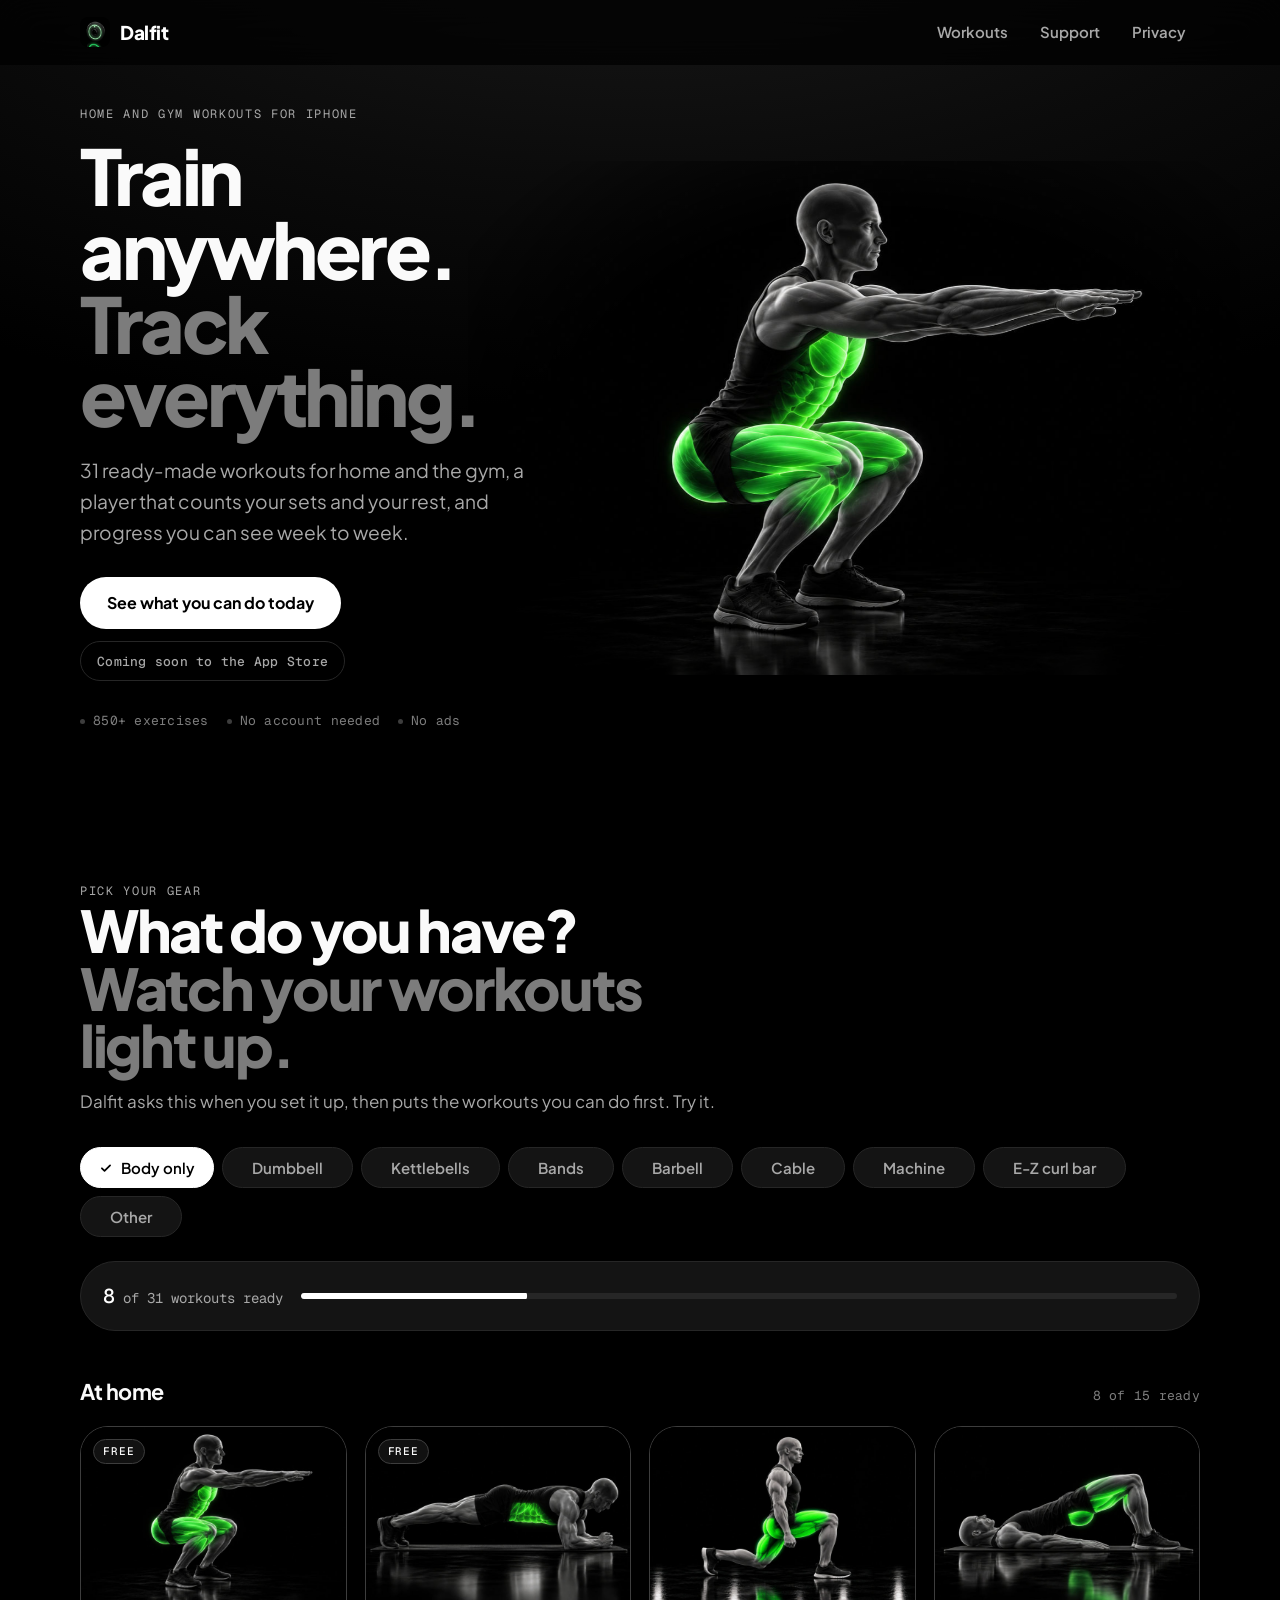
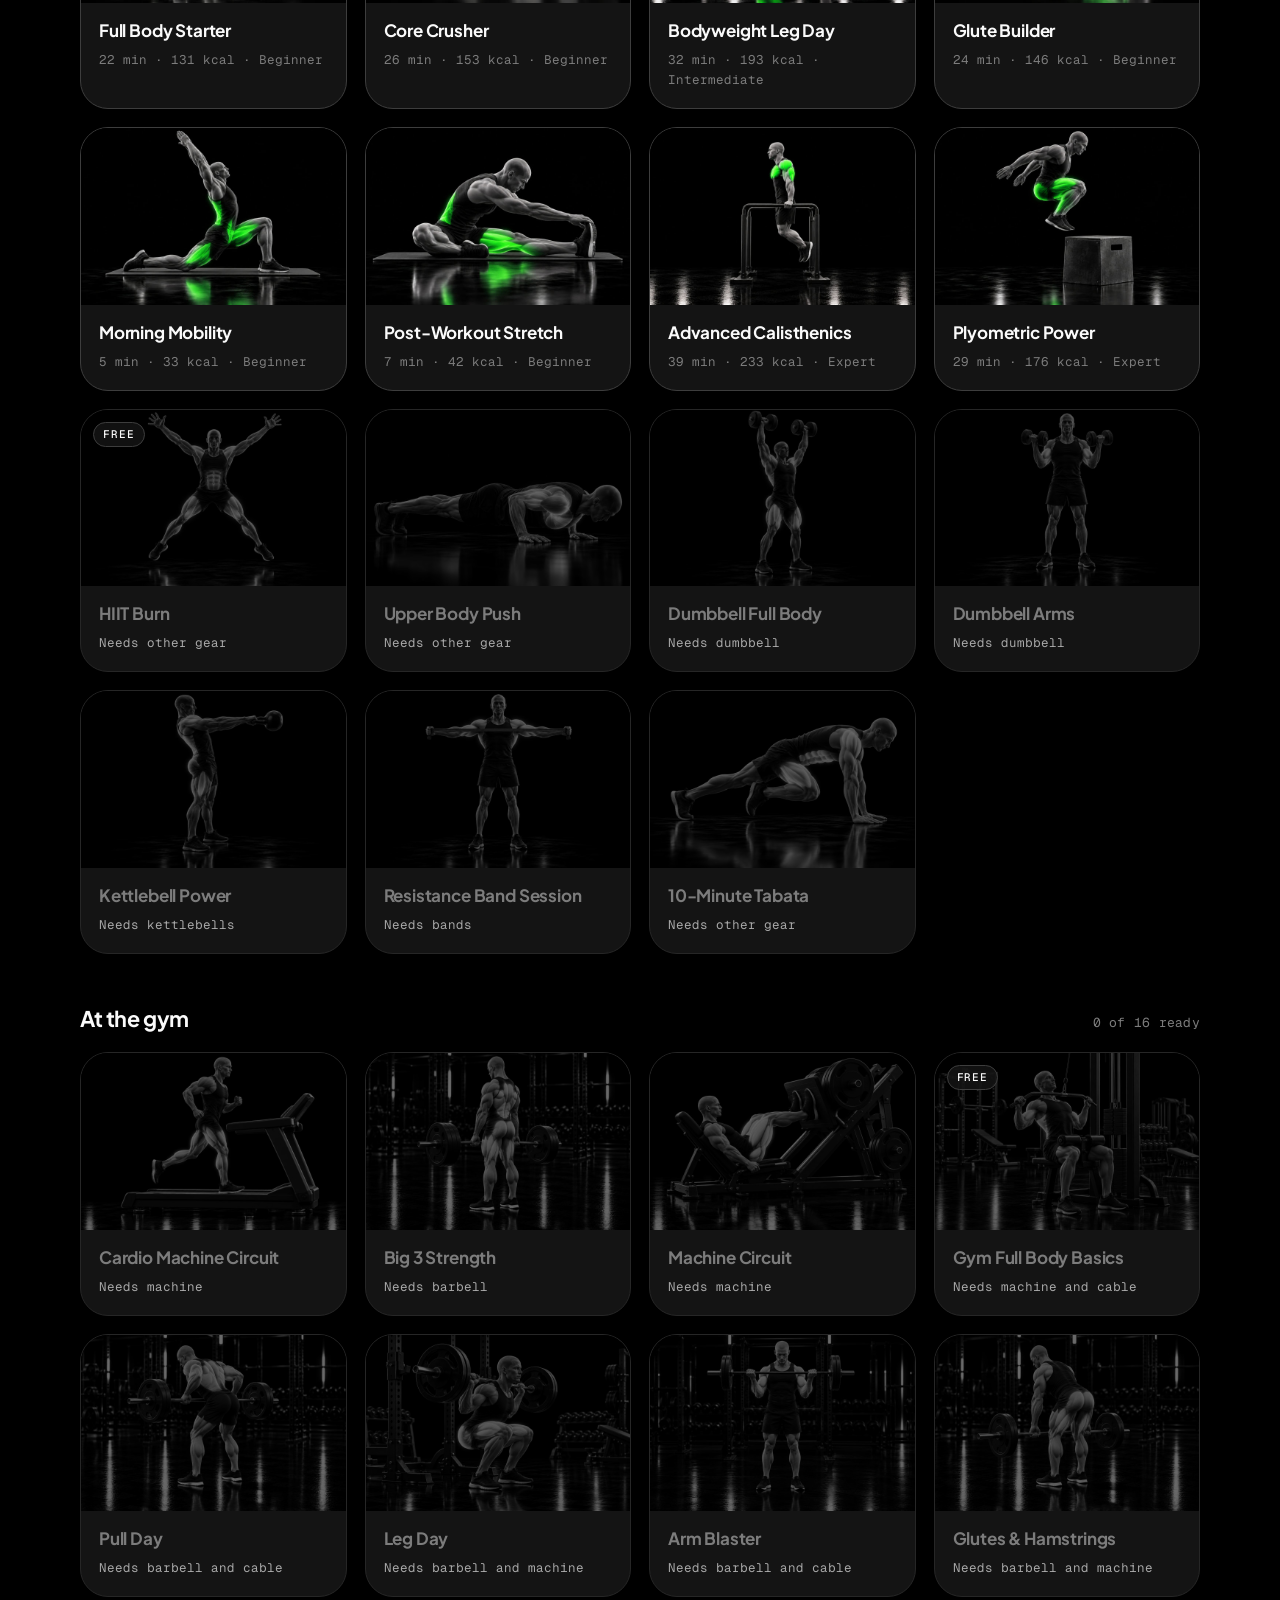
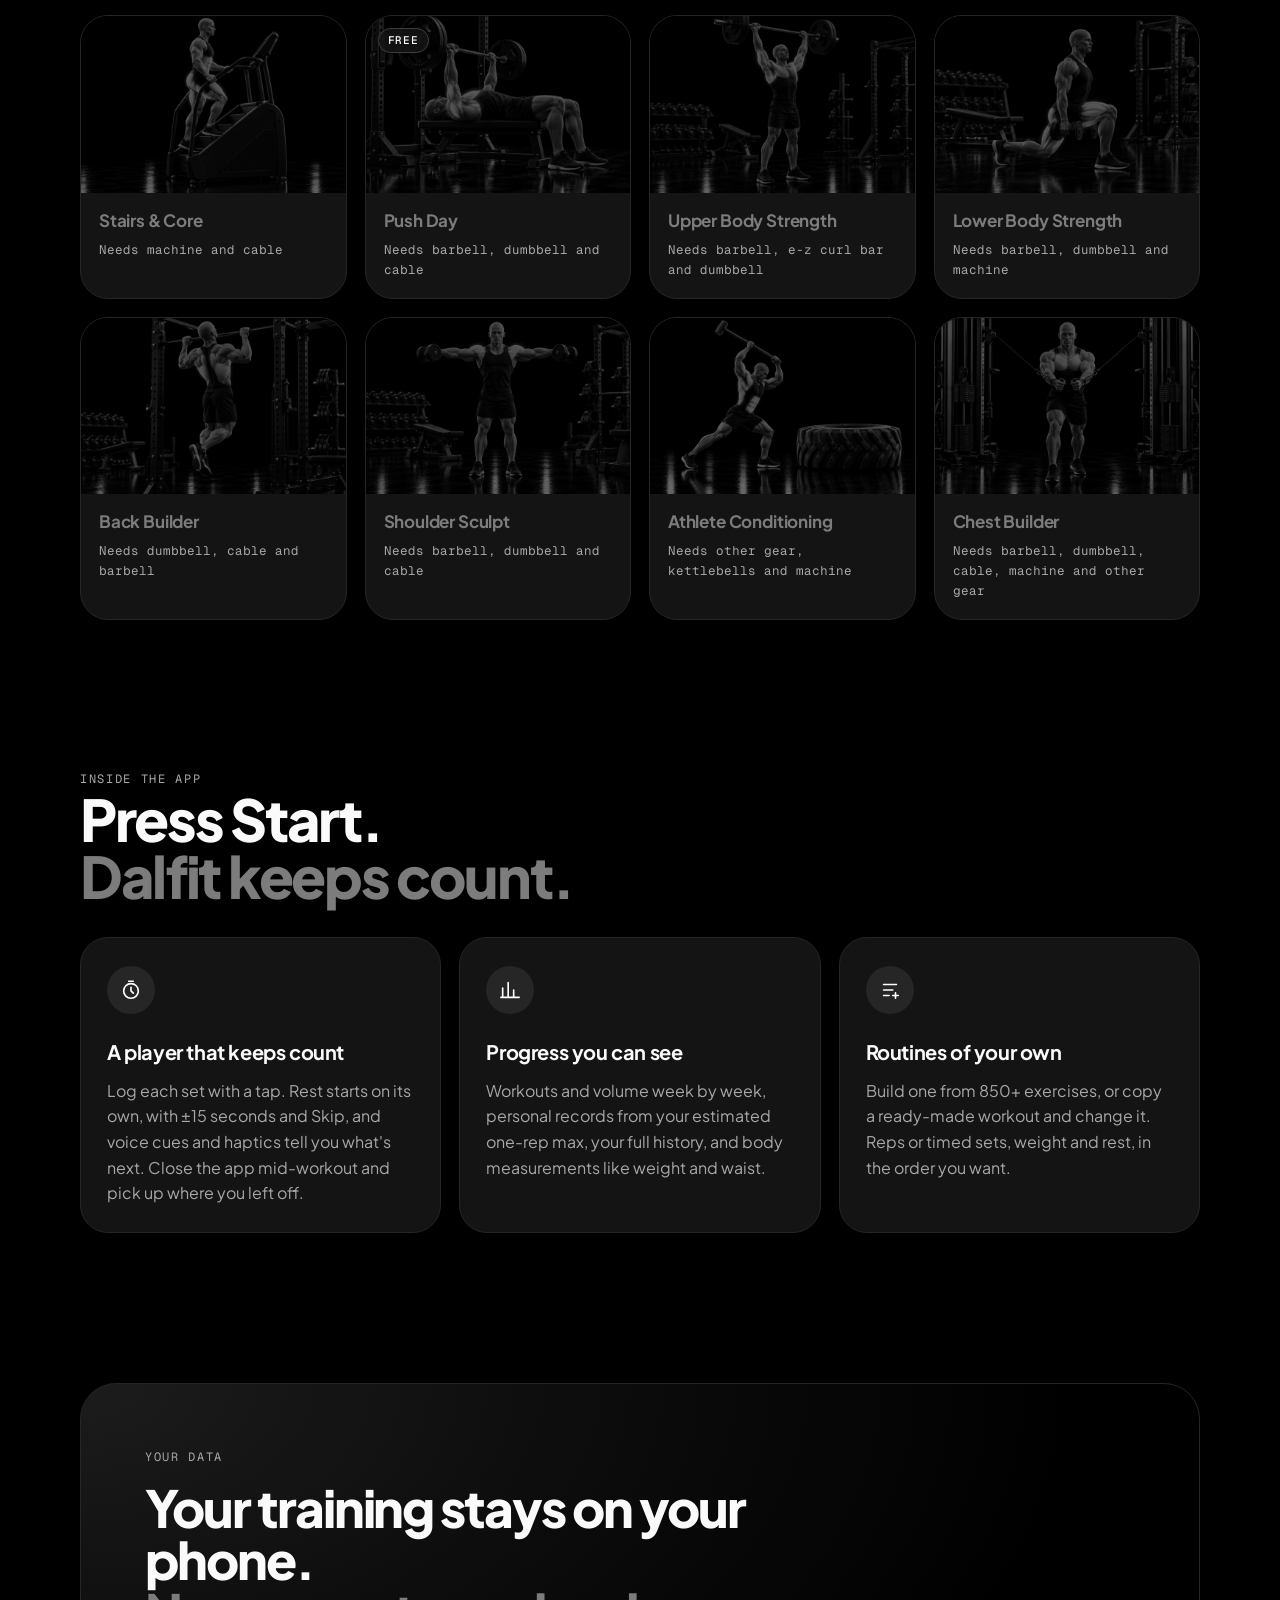
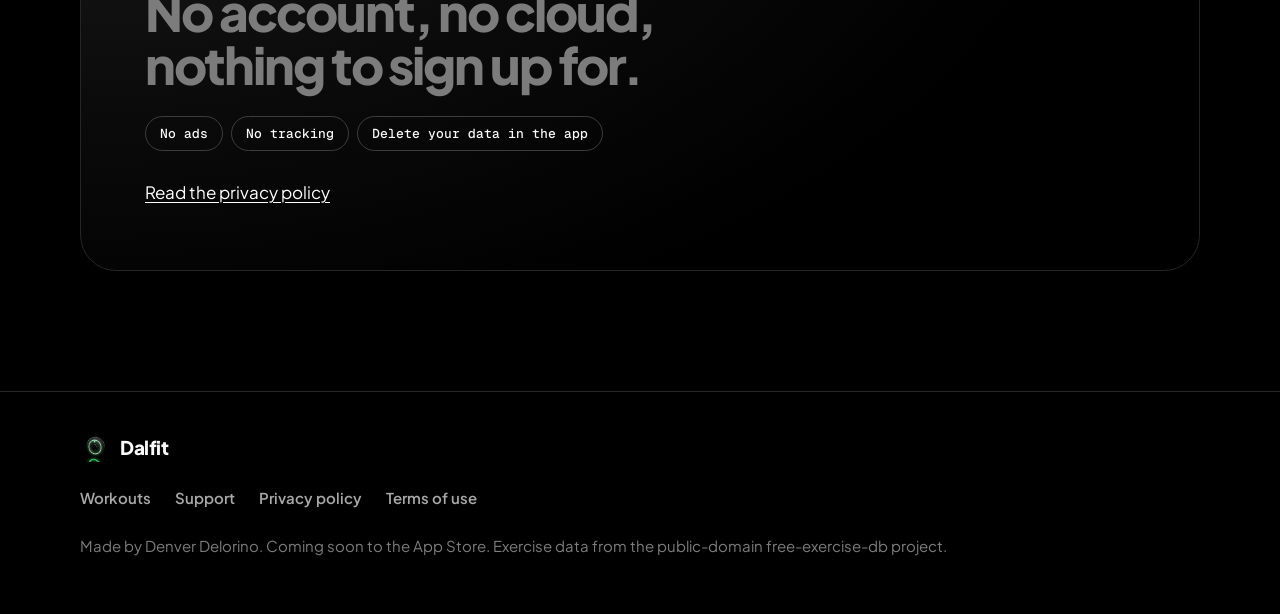
<file: index.html>
<!doctype html>
<html lang="en">
<head>
<meta charset="utf-8">
<meta name="viewport" content="width=device-width, initial-scale=1, viewport-fit=cover">
<title>Dalfit: home and gym workouts</title>
<meta name="description" content="31 ready-made workouts for home and the gym, a player that counts your sets and rest, and progress you can see week to week. No account needed.">
<meta name="theme-color" content="#000000">
<meta property="og:type" content="website">
<meta property="og:title" content="Dalfit: home and gym workouts">
<meta property="og:description" content="Pick the gear you have and see which of 31 workouts you can do today.">
<meta property="og:url" content="https://lemiarino.github.io/dalfit-pages/">
<meta property="og:image" content="https://lemiarino.github.io/dalfit-pages/img/og.jpg">
<meta name="twitter:card" content="summary_large_image">
<link rel="icon" type="image/png" sizes="32x32" href="img/favicon-32.png">
<link rel="apple-touch-icon" href="img/icon-180.png">
<link rel="preconnect" href="https://fonts.googleapis.com">
<link rel="preconnect" href="https://fonts.gstatic.com" crossorigin>
<link href="https://fonts.googleapis.com/css2?family=Geist+Mono:wght@400;500&family=Plus+Jakarta+Sans:wght@400;500;600;700;800&display=swap" rel="stylesheet">
<link rel="stylesheet" href="site.css">
<link rel="preload" as="image" href="img/hero.jpg">
<style>
  /* ---------- Hero ---------- */
  .hero { position: relative; padding: 24px 0 0; }
  .hero-grid { display: grid; gap: 0; align-items: center; }
  .hero-art {
    position: relative;
    margin: 0 calc(var(--gutter) * -1);
    /* Fade the photo into the page at both ends so the black of the image and the page are one. */
    -webkit-mask-image: linear-gradient(to bottom, transparent 0%, #000 14%, #000 70%, transparent 100%);
    mask-image: linear-gradient(to bottom, transparent 0%, #000 14%, #000 70%, transparent 100%);
  }
  .hero-art img {
    width: 100%;
    /* Phones: a squarer crop centred on the athlete makes the figure bigger. */
    aspect-ratio: 5 / 4;
    object-fit: cover;
    object-position: 57% 50%;
    /* The signature moment: the athlete starts grey and the working muscles switch on. */
    animation: switch-on 1.6s var(--ease) 120ms both;
  }
  @keyframes switch-on {
    from { filter: grayscale(1) brightness(0.55); transform: scale(1.025); }
    to { filter: grayscale(0) brightness(1); transform: scale(1); }
  }
  .hero-copy { position: relative; margin-top: -8%; }
  .hero h1 {
    font-weight: 800;
    /* Scales with the phone's width so "Track everything." stays on one line from the
       iPhone SE (375) to the Pro Max (440). */
    font-size: clamp(2.3rem, 11vw, 3.4rem);
    line-height: 0.96;
    letter-spacing: -0.045em;
    margin: 0 0 22px;
  }
  .hero h1 span { display: block; }
  .hero-lede { font-size: clamp(1.05rem, 2.2vw, 1.2rem); color: var(--g400); max-width: 32rem; margin: 0 0 30px; }
  .hero-actions { display: flex; flex-wrap: wrap; gap: 12px; align-items: center; }
  .hero-facts {
    display: flex;
    flex-wrap: wrap;
    gap: 6px 18px;
    margin: 30px 0 0;
    padding: 0;
    list-style: none;
    color: var(--g500);
  }
  .hero-facts li { display: flex; align-items: center; gap: 8px; }
  .hero-facts li::before { content: ""; width: 5px; height: 5px; border-radius: 50%; background: var(--g700); }

  /* Short phones (iPhone SE): a shorter photo, so the button is on the first screen. */
  @media (max-width: 599px) and (max-height: 720px) {
    .hero-art img { aspect-ratio: 16 / 10; }
    .hero-copy { margin-top: -10%; }
    .hero-lede { margin-bottom: 22px; }
  }
  @media (min-width: 600px) and (max-width: 899px) {
    .hero h1 { font-size: clamp(3.4rem, 9vw, 4.6rem); }
  }

  @media (min-width: 900px) {
    .hero { padding-top: 40px; }
    .hero h1 { font-size: clamp(3.6rem, 6vw, 5.2rem); }
    .hero-grid { grid-template-columns: minmax(0, 5fr) minmax(0, 7fr); }
    .hero-copy { margin-top: 0; order: -1; z-index: 1; }
    .hero-art img { aspect-ratio: 3 / 2; object-position: 50% 50%; }
    .hero-art {
      margin: 0 calc(var(--gutter) * -1) 0 -12%;
      /* Feather every edge, so no rectangle shows against the background glow. */
      -webkit-mask-image: radial-gradient(ellipse 62% 66% at 54% 50%, #000 58%, transparent 100%);
      mask-image: radial-gradient(ellipse 62% 66% at 54% 50%, #000 58%, transparent 100%);
    }
  }

  /* ---------- Section rhythm ---------- */
  .block { padding-top: clamp(88px, 12vw, 150px); }
  .block-head { max-width: 40rem; margin-bottom: 32px; }
  .block-head h2 {
    font-weight: 800;
    font-size: clamp(2.1rem, 5.6vw, 3.6rem);
    line-height: 1;
    letter-spacing: -0.04em;
    margin: 0 0 14px;
  }
  .block-head h2 span { display: block; }
  .block-head p { color: var(--g400); margin: 0; }

  /* ---------- Equipment picker (the app's onboarding chips) ---------- */
  .chips { display: flex; flex-wrap: wrap; gap: 8px; margin: 0 0 24px; padding: 0; list-style: none; }
  .chip {
    appearance: none;
    font: 600 15px/1 var(--sans);
    color: var(--g400);
    background: var(--g900);
    border: 1px solid var(--g800);
    border-radius: 999px;
    /* Room for the checkmark is kept on both sides, so a chip never changes width when tapped
       and the rows don't reflow under your finger. */
    padding: 12px 29px;
    cursor: pointer;
    display: inline-flex;
    align-items: center;
    gap: 8px;
    transition: transform var(--t-quick) var(--ease), background-color var(--t-quick) var(--ease), color var(--t-quick) var(--ease), border-color var(--t-quick) var(--ease);
  }
  .chip:hover { color: var(--g50); border-color: var(--g700); }
  .chip:active { transform: scale(0.95); }
  .chip[aria-pressed="true"] { background: var(--white); color: var(--black); border-color: var(--white); padding: 12px 18px; }
  .chip svg { width: 14px; height: 14px; display: none; flex: none; }
  .chip[aria-pressed="true"] svg { display: block; }
  /* Phones: tighter chips, same rule (the unselected side padding is 11px more than the
     selected one, which is exactly the checkmark plus its gap). */
  @media (max-width: 499px) {
    .chips { gap: 7px; }
    .chip { font-size: 14px; padding: 11px 23px; }
    .chip[aria-pressed="true"] { padding: 11px 12px; }
  }

  .meter {
    display: grid;
    grid-template-columns: auto 1fr;
    align-items: center;
    gap: 18px;
    padding: 18px 22px;
    background: var(--g900);
    border: 1px solid var(--g800);
    border-radius: 999px;
    margin-bottom: 44px;
  }
  .meter-count { margin: 0; font-family: var(--mono); font-size: 14px; color: var(--g400); white-space: nowrap; }
  .meter-count b { font-weight: 500; color: var(--white); font-size: 20px; letter-spacing: -0.02em; font-variant-numeric: tabular-nums; }
  .meter-track { height: 6px; border-radius: 999px; background: var(--g800); overflow: hidden; }
  .meter-fill {
    height: 100%;
    width: 100%;
    border-radius: inherit;
    background: var(--white);
    transform-origin: left center;
    transform: scaleX(var(--p, 0));
    transition: transform var(--t-slow) var(--ease);
  }

  .group + .group { margin-top: 48px; }
  .group-head { display: flex; align-items: baseline; justify-content: space-between; gap: 16px; margin-bottom: 16px; }
  .group-head h3 { font-weight: 700; font-size: 1.35rem; letter-spacing: -0.02em; margin: 0; }
  .group-head .mono { color: var(--g500); }

  .cards {
    list-style: none;
    margin: 0 calc(var(--gutter) * -1);
    padding: 4px var(--gutter) 12px;
    display: grid;
    grid-auto-flow: column;
    grid-auto-columns: min(72%, 300px);
    gap: 14px;
    overflow-x: auto;
    scroll-snap-type: x mandatory;
    scroll-padding: 0 var(--gutter);
    scrollbar-width: none;
  }
  .cards::-webkit-scrollbar { display: none; }
  @media (min-width: 760px) {
    .cards {
      margin: 0;
      padding: 0;
      grid-auto-flow: row;
      grid-template-columns: repeat(auto-fill, minmax(230px, 1fr));
      overflow: visible;
      gap: 18px;
    }
  }

  .card {
    scroll-snap-align: start;
    background: var(--g900);
    border: 1px solid var(--g800);
    border-radius: var(--card-radius);
    overflow: hidden;
    position: relative;
    transition: border-color var(--t-slow) var(--ease);
  }
  .card.ready { border-color: var(--g700); }
  .card-cover { aspect-ratio: 3 / 2; background: var(--black); overflow: hidden; }
  .card-cover img {
    width: 100%;
    height: 100%;
    object-fit: cover;
    filter: grayscale(1) brightness(0.42);
    transition: filter var(--t-slow) var(--ease), transform var(--t-slow) var(--ease);
  }
  .card.ready .card-cover img { filter: grayscale(0) brightness(1); }
  .card.ready:hover .card-cover img { transform: scale(1.03); }
  .card-body { padding: 14px 18px 18px; }
  .card h4 {
    font-weight: 700;
    font-size: 17px;
    letter-spacing: -0.01em;
    margin: 0 0 6px;
    color: var(--g500);
    transition: color var(--t-slow) var(--ease);
  }
  .card.ready h4 { color: var(--g50); }
  .card-line { margin: 0; color: var(--g500); font-family: var(--mono); font-size: 12.5px; }
  .card .needs { color: var(--g400); }
  .card.ready .needs, .card:not(.ready) .stats { display: none; }
  .card .tag {
    position: absolute;
    top: 12px;
    left: 12px;
    font: 500 11px/1 var(--mono);
    letter-spacing: 0.08em;
    text-transform: uppercase;
    color: var(--g50);
    background: rgba(20, 20, 20, 0.86);
    border: 1px solid var(--g700);
    border-radius: 999px;
    padding: 6px 9px;
  }

  /* ---------- What's inside ---------- */
  .features { display: grid; gap: 14px; }
  @media (min-width: 860px) { .features { grid-template-columns: repeat(3, 1fr); gap: 18px; } }
  .feature {
    background: var(--g900);
    border: 1px solid var(--g800);
    border-radius: var(--card-radius);
    padding: 28px 26px 26px;
  }
  .feature-icon {
    width: 48px;
    height: 48px;
    border-radius: 50%;
    background: var(--g800);
    display: grid;
    place-items: center;
    margin-bottom: 22px;
  }
  .feature-icon svg { width: 22px; height: 22px; stroke: var(--white); fill: none; stroke-width: 1.8; stroke-linecap: round; stroke-linejoin: round; }
  .feature h3 { font-weight: 700; font-size: 1.25rem; letter-spacing: -0.02em; margin: 0 0 10px; }
  .feature p { color: var(--g400); margin: 0; font-size: 16px; }

  /* ---------- Privacy ---------- */
  .privacy {
    border: 1px solid var(--g800);
    border-radius: calc(var(--card-radius) + 8px);
    padding: clamp(28px, 6vw, 64px);
    background: radial-gradient(90% 120% at 0% 0%, var(--g850) 0%, var(--g950) 55%, var(--black) 100%);
  }
  .privacy h2 { font-weight: 800; font-size: clamp(1.9rem, 4.8vw, 3.2rem); line-height: 1.02; letter-spacing: -0.04em; margin: 0 0 26px; max-width: 18ch; }
  .privacy h2 span { display: block; }
  .promises { display: flex; flex-wrap: wrap; gap: 8px; list-style: none; padding: 0; margin: 0 0 28px; }
  .promises li { font: 500 13px/1 var(--mono); color: var(--g50); border: 1px solid var(--g700); border-radius: 999px; padding: 10px 14px; }
</style>
</head>
<body>

<header class="site-header" id="top">
  <div class="wrap">
    <a class="brand" href="./"><img src="img/icon-96.png" alt="" width="30" height="30">Dalfit</a>
    <nav class="site-nav" aria-label="Main">
      <a href="#workouts">Workouts</a>
      <a href="support.html">Support</a>
      <a class="hide-sm" href="privacy.html">Privacy</a>
    </nav>
  </div>
</header>

<main>
  <section class="hero">
    <div class="wrap hero-grid">
      <div class="hero-art">
        <img src="img/hero.jpg" width="1400" height="933" alt="An athlete holds a deep bodyweight squat, arms reaching forward, with the working muscles in the thighs, glutes and core glowing green.">
      </div>
      <div class="hero-copy">
        <p class="eyebrow">Home and gym workouts for iPhone</p>
        <h1><span>Train anywhere.</span> <span class="dim">Track everything.</span></h1>
        <p class="hero-lede">31 ready-made workouts for home and the gym, a player that counts your sets and your rest, and progress you can see week to week.</p>
        <div class="hero-actions">
          <a class="btn btn-primary" href="#workouts">See what you can do today</a>
          <span class="btn btn-quiet">Coming soon to the App Store</span>
        </div>
        <ul class="hero-facts mono">
          <li>850+ exercises</li>
          <li>No account needed</li>
          <li>No ads</li>
        </ul>
      </div>
    </div>
  </section>

  <section class="block" id="workouts" aria-labelledby="picker-title">
    <div class="wrap">
      <div class="block-head">
        <p class="eyebrow">Pick your gear</p>
        <h2 id="picker-title"><span>What do you have?</span> <span class="dim">Watch your workouts light up.</span></h2>
        <p>Dalfit asks this when you set it up, then puts the workouts you can do first. Try it.</p>
      </div>

      <ul class="chips" id="chips" aria-label="Your equipment"></ul>

      <div class="meter">
        <p class="meter-count" id="meter-count" aria-live="polite"></p>
        <div class="meter-track" aria-hidden="true"><div class="meter-fill" id="meter-fill"></div></div>
      </div>

      <div class="group">
        <div class="group-head"><h3>At home</h3><span class="mono" id="count-home"></span></div>
        <ul class="cards" id="cards-home"></ul>
      </div>
      <div class="group">
        <div class="group-head"><h3>At the gym</h3><span class="mono" id="count-gym"></span></div>
        <ul class="cards" id="cards-gym"></ul>
      </div>
    </div>
  </section>

  <section class="block" aria-labelledby="inside-title">
    <div class="wrap">
      <div class="block-head">
        <p class="eyebrow">Inside the app</p>
        <h2 id="inside-title"><span>Press Start.</span> <span class="dim">Dalfit keeps count.</span></h2>
      </div>
      <div class="features">
        <article class="feature">
          <div class="feature-icon"><svg viewBox="0 0 24 24" aria-hidden="true"><circle cx="12" cy="13" r="8"/><path d="M12 9v4l2.5 2.5M9.5 2.5h5"/></svg></div>
          <h3>A player that keeps count</h3>
          <p>Log each set with a tap. Rest starts on its own, with ±15 seconds and Skip, and voice cues and haptics tell you what's next. Close the app mid-workout and pick up where you left off.</p>
        </article>
        <article class="feature">
          <div class="feature-icon"><svg viewBox="0 0 24 24" aria-hidden="true"><path d="M4 20V10M10 20V4M16 20v-8M22 20H2"/></svg></div>
          <h3>Progress you can see</h3>
          <p>Workouts and volume week by week, personal records from your estimated one-rep max, your full history, and body measurements like weight and waist.</p>
        </article>
        <article class="feature">
          <div class="feature-icon"><svg viewBox="0 0 24 24" aria-hidden="true"><path d="M5 6h14M5 12h10M5 18h6M18 15v6M15 18h6"/></svg></div>
          <h3>Routines of your own</h3>
          <p>Build one from 850+ exercises, or copy a ready-made workout and change it. Reps or timed sets, weight and rest, in the order you want.</p>
        </article>
      </div>
    </div>
  </section>

  <section class="block" aria-labelledby="privacy-title">
    <div class="wrap">
      <div class="privacy">
        <p class="eyebrow">Your data</p>
        <h2 id="privacy-title"><span>Your training stays on your phone.</span> <span class="dim">No account, no cloud, nothing to sign up for.</span></h2>
        <ul class="promises">
          <li>No ads</li>
          <li>No tracking</li>
          <li>Delete your data in the app</li>
        </ul>
        <a href="privacy.html">Read the privacy policy</a>
      </div>
    </div>
  </section>
</main>

<footer class="site-footer">
  <div class="wrap">
    <a class="brand" href="#top"><img src="img/icon-96.png" alt="" width="30" height="30">Dalfit</a>
    <nav class="footer-links" aria-label="Footer">
      <a href="#workouts">Workouts</a>
      <a href="support.html">Support</a>
      <a href="privacy.html">Privacy policy</a>
      <a href="terms.html">Terms of use</a>
    </nav>
    <p>Made by Denver Delorino. Coming soon to the App Store. Exercise data from the public-domain free-exercise-db project.</p>
  </div>
</footer>

<script>
(() => {
  // Same chips, in the same order, as the app's onboarding equipment step.
  const GEAR = [
    ['body only', 'Body only'],
    ['dumbbell', 'Dumbbell'],
    ['kettlebells', 'Kettlebells'],
    ['bands', 'Bands'],
    ['barbell', 'Barbell'],
    ['cable', 'Cable'],
    ['machine', 'Machine'],
    ['e-z curl bar', 'E-Z curl bar'],
    ['other', 'Other'],
  ];
  const LEVEL = { beginner: 'Beginner', intermediate: 'Intermediate', expert: 'Expert' };
  const reduced = matchMedia('(prefers-reduced-motion: reduce)').matches;
  const have = new Set(['body only']);
  const els = new Map();
  let workouts = [];

  const header = document.querySelector('.site-header');
  const onScroll = () => header.classList.toggle('scrolled', scrollY > 8);
  addEventListener('scroll', onScroll, { passive: true });
  onScroll();

  const chips = document.getElementById('chips');
  const check = '<svg viewBox="0 0 24 24" aria-hidden="true" fill="none" stroke="currentColor" stroke-width="3" stroke-linecap="round" stroke-linejoin="round"><path d="M5 12.5l4.5 4.5L19 7.5"/></svg>';
  for (const [id, label] of GEAR) {
    const li = document.createElement('li');
    const b = document.createElement('button');
    b.type = 'button';
    b.className = 'chip';
    b.innerHTML = check + '<span></span>';
    b.lastChild.textContent = label;
    b.setAttribute('aria-pressed', String(have.has(id)));
    b.addEventListener('click', () => {
      have.has(id) ? have.delete(id) : have.add(id);
      b.setAttribute('aria-pressed', String(have.has(id)));
      update(true);
    });
    li.append(b);
    chips.append(li);
  }

  // canDoWith() from the app: every exercise's equipment must be in the list.
  const missing = (w) => w.needs.filter((n) => !have.has(n));
  const name = (id) => (id === 'other' ? 'other gear' : GEAR.find((g) => g[0] === id)?.[1].toLowerCase() ?? id);
  const list = (items) => items.length < 3 ? items.join(' and ') : items.slice(0, -1).join(', ') + ' and ' + items.at(-1);

  function card(w) {
    const li = document.createElement('li');
    li.className = 'card';
    li.innerHTML =
      '<div class="card-cover"><img alt="" loading="lazy" decoding="async" width="720" height="480"></div>' +
      '<div class="card-body"><h4></h4><p class="card-line stats"></p><p class="card-line needs"></p></div>';
    li.querySelector('img').src = 'img/covers/' + w.id + '.jpg';
    li.querySelector('h4').textContent = w.name;
    li.querySelector('.stats').textContent = w.minutes + ' min · ' + w.kcal + ' kcal · ' + LEVEL[w.level];
    if (w.free) {
      const tag = document.createElement('span');
      tag.className = 'tag';
      tag.textContent = 'Free';
      li.append(tag);
    }
    return li;
  }

  // Ready workouts move to the front, then the ones missing the least gear: the app's
  // "unlocked first" order. FLIP keeps the cards visibly sliding instead of jumping.
  function update(animate) {
    const before = new Map();
    if (animate && !reduced) for (const [id, el] of els) before.set(id, el.getBoundingClientRect());

    let ready = 0;
    for (const loc of ['home', 'gym']) {
      const ul = document.getElementById('cards-' + loc);
      const group = workouts
        .map((w, i) => ({ w, i, miss: missing(w) }))
        .filter((x) => x.w.location === loc)
        .sort((a, b) => (a.miss.length > 0) - (b.miss.length > 0) || a.miss.length - b.miss.length || a.i - b.i);
      let n = 0;
      for (const { w, miss } of group) {
        const el = els.get(w.id);
        const ok = miss.length === 0;
        el.classList.toggle('ready', ok);
        el.querySelector('.needs').textContent = ok ? '' : 'Needs ' + list(miss.map(name));
        ul.append(el);
        if (ok) n++;
      }
      ready += n;
      document.getElementById('count-' + loc).textContent = n + ' of ' + group.length + ' ready';
      if (animate) ul.scrollTo({ left: 0, behavior: reduced ? 'auto' : 'smooth' });
    }

    const total = workouts.length;
    document.getElementById('meter-count').innerHTML = '<b>' + ready + '</b> of ' + total + ' workouts ready';
    document.getElementById('meter-fill').style.setProperty('--p', String(ready / total));

    if (before.size) {
      for (const [id, el] of els) {
        const a = before.get(id);
        const b = el.getBoundingClientRect();
        const dx = a.left - b.left;
        const dy = a.top - b.top;
        if (dx || dy) {
          el.animate([{ transform: 'translate(' + dx + 'px,' + dy + 'px)' }, { transform: 'none' }], {
            duration: 420,
            easing: 'cubic-bezier(0.2, 0.7, 0.2, 1)',
          });
        }
      }
    }
  }

  fetch('workouts.json')
    .then((r) => r.json())
    .then((data) => {
      workouts = data;
      for (const w of workouts) els.set(w.id, card(w));
      update(false);
    })
    .catch(() => {
      document.getElementById('meter-count').textContent = "The workout list didn't load. Refresh the page to try again.";
    });
})();
</script>
</body>
</html>
</file>
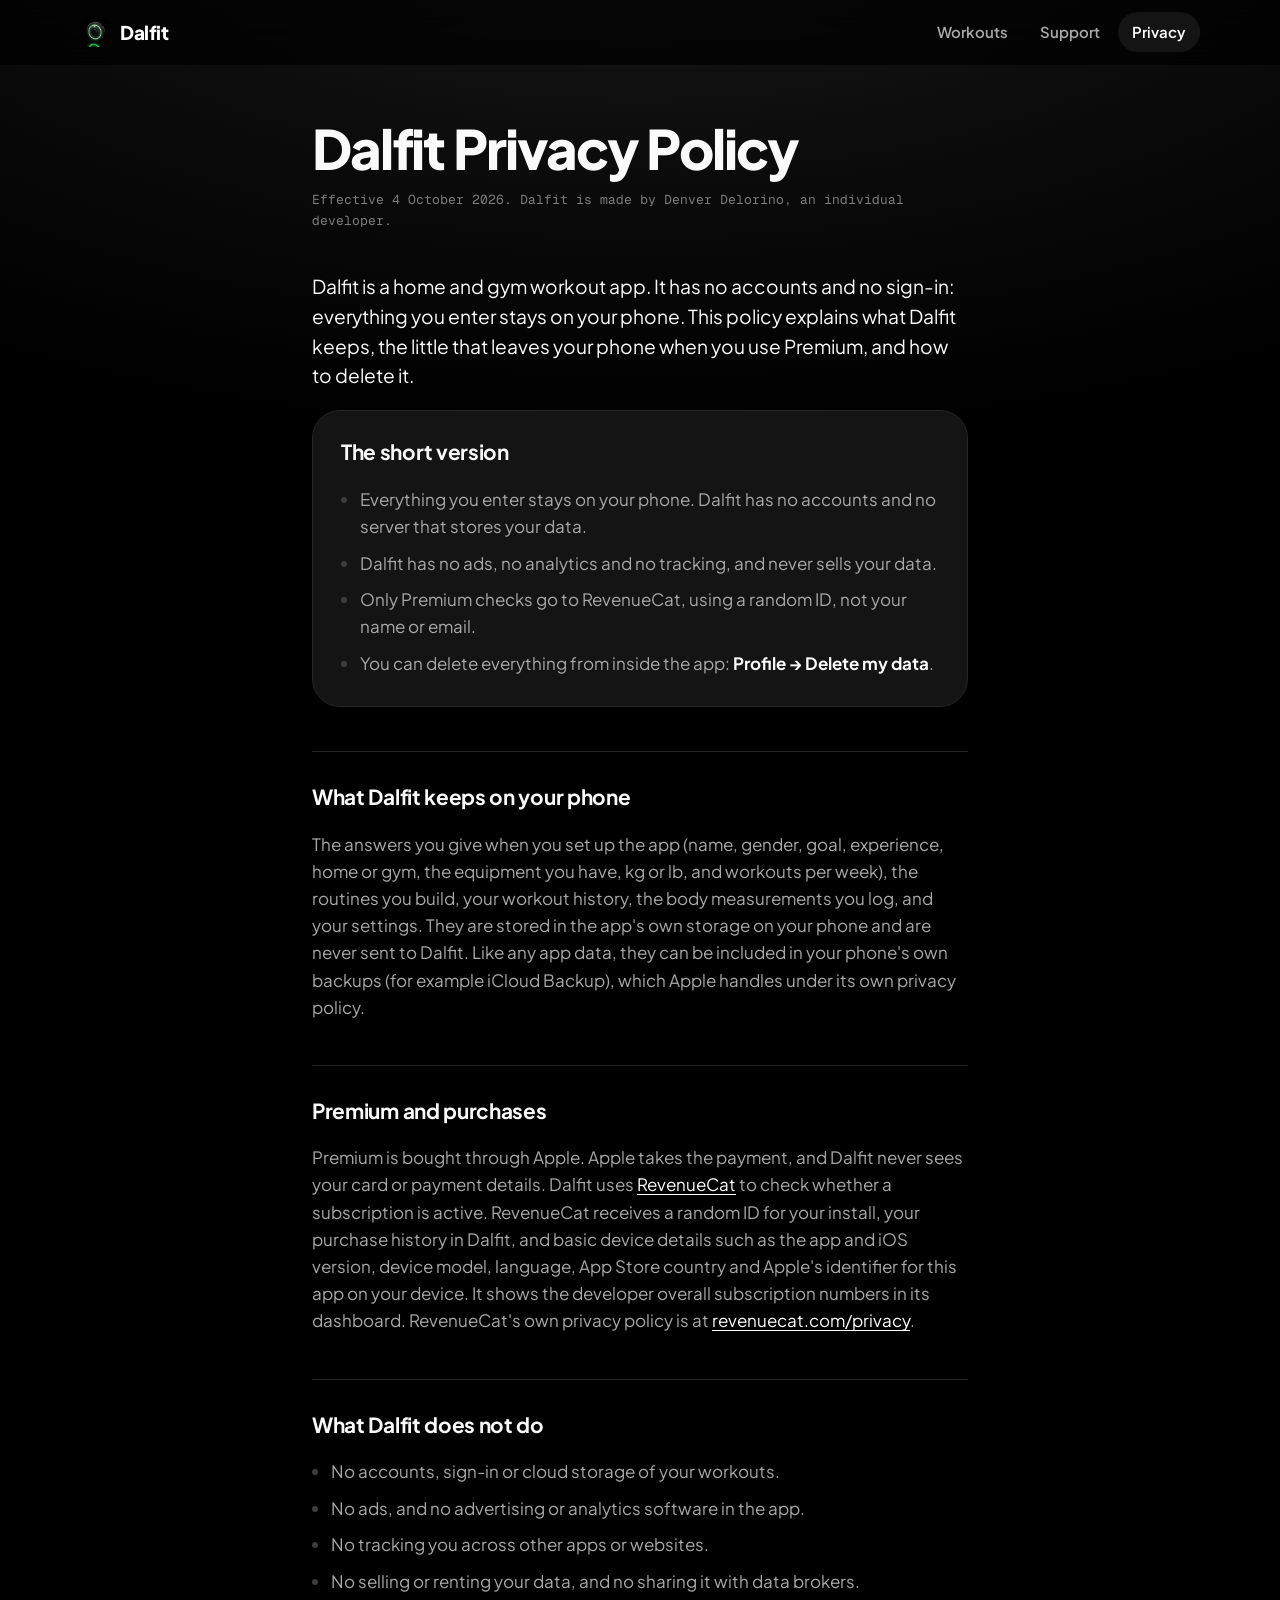
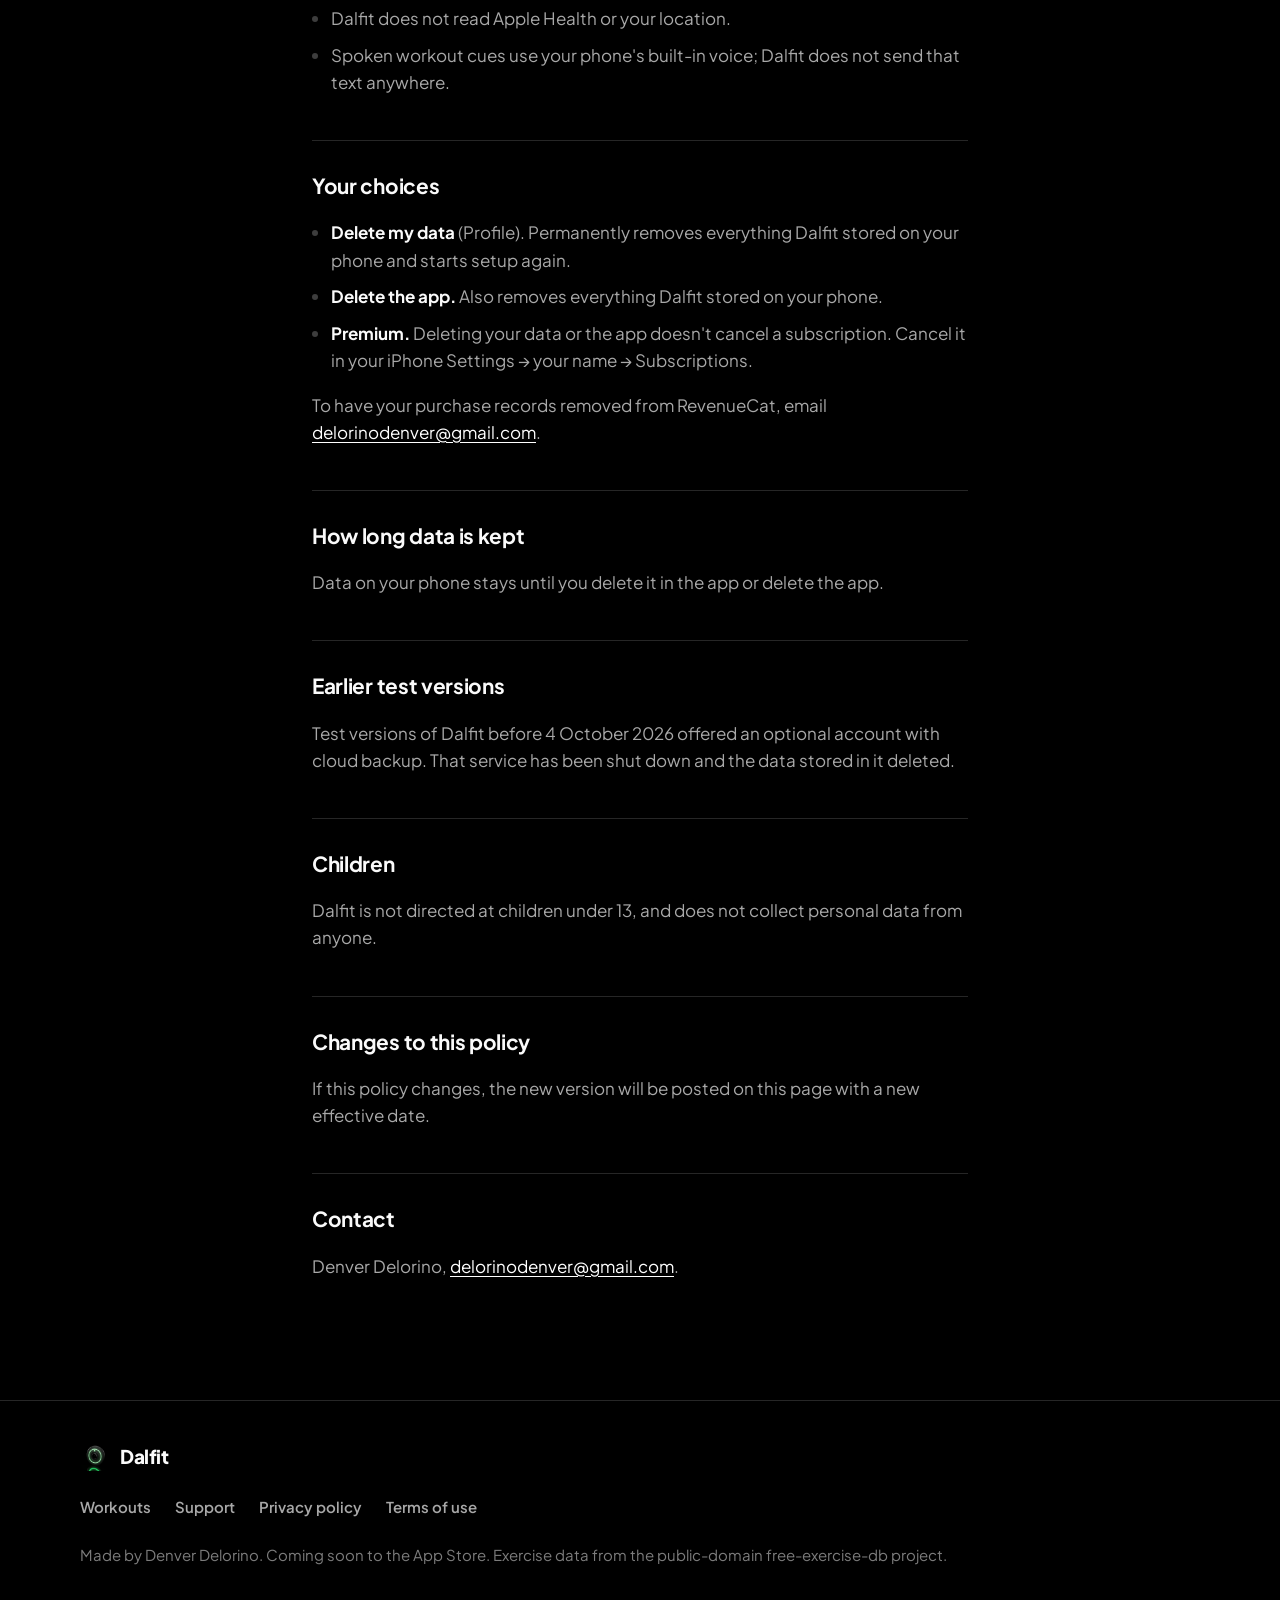
<file: privacy.html>
<!doctype html>
<html lang="en">
<head>
<meta charset="utf-8">
<meta name="viewport" content="width=device-width, initial-scale=1, viewport-fit=cover">
<title>Dalfit: privacy policy</title>
<meta name="description" content="What Dalfit keeps, what leaves your phone and how to delete it.">
<meta name="theme-color" content="#000000">
<link rel="icon" type="image/png" sizes="32x32" href="img/favicon-32.png">
<link rel="apple-touch-icon" href="img/icon-180.png">
<link rel="preconnect" href="https://fonts.googleapis.com">
<link rel="preconnect" href="https://fonts.gstatic.com" crossorigin>
<link href="https://fonts.googleapis.com/css2?family=Geist+Mono:wght@400;500&family=Plus+Jakarta+Sans:wght@400;500;600;700;800&display=swap" rel="stylesheet">
<link rel="stylesheet" href="site.css">
</head>
<body>

<header class="site-header" id="top">
  <div class="wrap">
    <a class="brand" href="./"><img src="img/icon-96.png" alt="" width="30" height="30">Dalfit</a>
    <nav class="site-nav" aria-label="Main">
      <a href="./#workouts">Workouts</a>
      <a href="support.html">Support</a>
      <a class="hide-sm" href="privacy.html" aria-current="page">Privacy</a>
    </nav>
  </div>
</header>

<main class="doc">
<h1>Dalfit Privacy Policy</h1>
<p class="dateline">Effective 4 October 2026. Dalfit is made by Denver Delorino, an individual developer.</p>

<p class="lede">Dalfit is a home and gym workout app. It has no accounts and no sign-in: everything
you enter stays on your phone. This policy explains what Dalfit keeps, the little that leaves your
phone when you use Premium, and how to delete it.</p>

<section class="summary">
<h2>The short version</h2>
<ul>
  <li>Everything you enter stays on your phone. Dalfit has no accounts and no server that stores your data.</li>
  <li>Dalfit has no ads, no analytics and no tracking, and never sells your data.</li>
  <li>Only Premium checks go to RevenueCat, using a random ID, not your name or email.</li>
  <li>You can delete everything from inside the app: <strong>Profile → Delete my data</strong>.</li>
</ul>
</section>

<h2>What Dalfit keeps on your phone</h2>
<p>The answers you give when you set up the app (name, gender, goal, experience, home or gym,
the equipment you have, kg or lb, and workouts per week), the routines you build, your workout
history, the body measurements you log, and your settings. They are stored in the app's own
storage on your phone and are never sent to Dalfit. Like any app data, they can be included in
your phone's own backups (for example iCloud Backup), which Apple handles under its own privacy policy.</p>

<h2>Premium and purchases</h2>
<p>Premium is bought through Apple. Apple takes the payment, and Dalfit never sees your card or
payment details. Dalfit uses <a href="https://www.revenuecat.com">RevenueCat</a> to check whether
a subscription is active. RevenueCat receives a random ID for your install, your purchase history
in Dalfit, and basic device details such as the app and iOS version, device model, language, App
Store country and Apple's identifier for this app on your device. It shows the developer overall
subscription numbers in its dashboard. RevenueCat's own privacy policy is at
<a href="https://www.revenuecat.com/privacy">revenuecat.com/privacy</a>.</p>

<h2>What Dalfit does not do</h2>
<ul>
  <li>No accounts, sign-in or cloud storage of your workouts.</li>
  <li>No ads, and no advertising or analytics software in the app.</li>
  <li>No tracking you across other apps or websites.</li>
  <li>No selling or renting your data, and no sharing it with data brokers.</li>
  <li>Dalfit does not read Apple Health or your location.</li>
  <li>Spoken workout cues use your phone's built-in voice; Dalfit does not send that text anywhere.</li>
</ul>

<h2>Your choices</h2>
<ul>
  <li><strong>Delete my data</strong> (Profile). Permanently removes everything Dalfit stored on
  your phone and starts setup again.</li>
  <li><strong>Delete the app.</strong> Also removes everything Dalfit stored on your phone.</li>
  <li><strong>Premium.</strong> Deleting your data or the app doesn't cancel a subscription. Cancel it
  in your iPhone Settings → your name → Subscriptions.</li>
</ul>
<p>To have your purchase records removed from RevenueCat, email
<a href="mailto:delorinodenver@gmail.com">delorinodenver@gmail.com</a>.</p>

<h2>How long data is kept</h2>
<p>Data on your phone stays until you delete it in the app or delete the app.</p>

<h2>Earlier test versions</h2>
<p>Test versions of Dalfit before 4 October 2026 offered an optional account with cloud backup.
That service has been shut down and the data stored in it deleted.</p>

<h2>Children</h2>
<p>Dalfit is not directed at children under 13, and does not collect personal data from anyone.</p>

<h2>Changes to this policy</h2>
<p>If this policy changes, the new version will be posted on this page with a new effective date.</p>

<h2>Contact</h2>
<p>Denver Delorino, <a href="mailto:delorinodenver@gmail.com">delorinodenver@gmail.com</a>.</p>
</main>

<footer class="site-footer">
  <div class="wrap">
    <a class="brand" href="./"><img src="img/icon-96.png" alt="" width="30" height="30">Dalfit</a>
    <nav class="footer-links" aria-label="Footer">
      <a href="./#workouts">Workouts</a>
      <a href="support.html">Support</a>
      <a href="privacy.html">Privacy policy</a>
      <a href="terms.html">Terms of use</a>
    </nav>
    <p>Made by Denver Delorino. Coming soon to the App Store. Exercise data from the public-domain free-exercise-db project.</p>
  </div>
</footer>
</body>
</html>
</file>
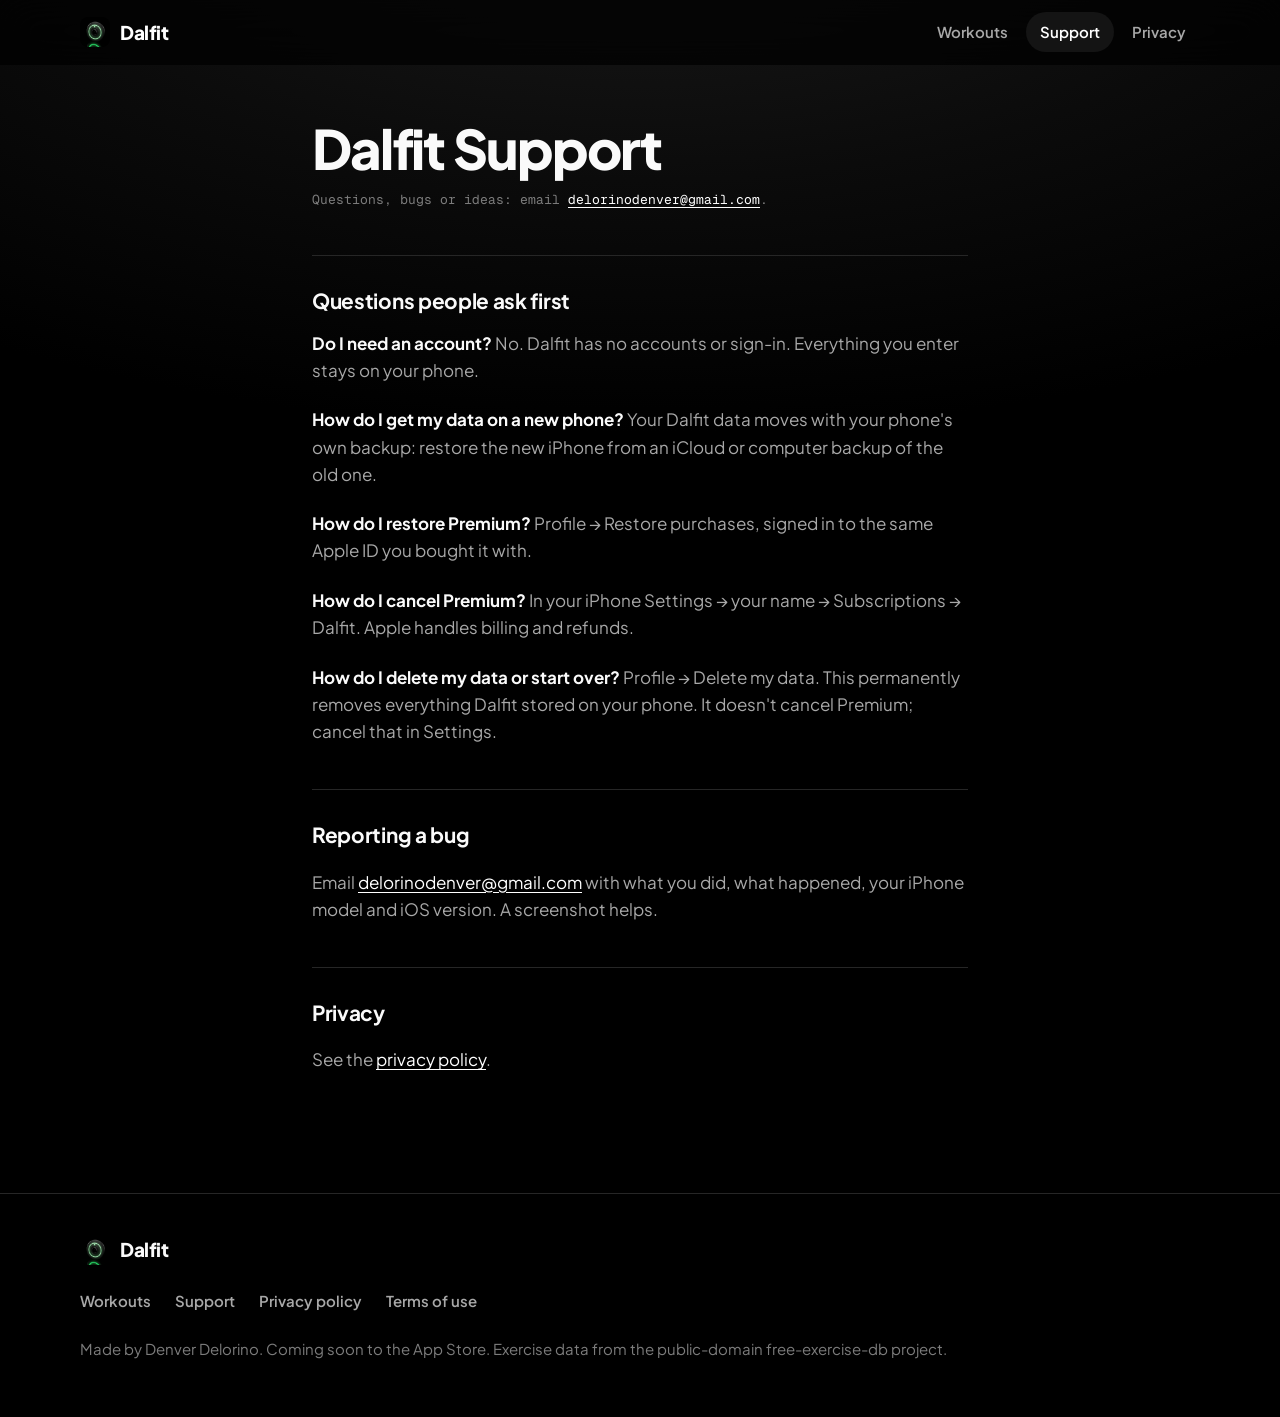
<file: support.html>
<!doctype html>
<html lang="en">
<head>
<meta charset="utf-8">
<meta name="viewport" content="width=device-width, initial-scale=1, viewport-fit=cover">
<title>Dalfit: support</title>
<meta name="description" content="Answers to common questions about Dalfit, and how to get help.">
<meta name="theme-color" content="#000000">
<link rel="icon" type="image/png" sizes="32x32" href="img/favicon-32.png">
<link rel="apple-touch-icon" href="img/icon-180.png">
<link rel="preconnect" href="https://fonts.googleapis.com">
<link rel="preconnect" href="https://fonts.gstatic.com" crossorigin>
<link href="https://fonts.googleapis.com/css2?family=Geist+Mono:wght@400;500&family=Plus+Jakarta+Sans:wght@400;500;600;700;800&display=swap" rel="stylesheet">
<link rel="stylesheet" href="site.css">
</head>
<body>

<header class="site-header" id="top">
  <div class="wrap">
    <a class="brand" href="./"><img src="img/icon-96.png" alt="" width="30" height="30">Dalfit</a>
    <nav class="site-nav" aria-label="Main">
      <a href="./#workouts">Workouts</a>
      <a href="support.html" aria-current="page">Support</a>
      <a class="hide-sm" href="privacy.html">Privacy</a>
    </nav>
  </div>
</header>

<main class="doc">
<h1>Dalfit Support</h1>
<p class="dateline">Questions, bugs or ideas: email
<a href="mailto:delorinodenver@gmail.com">delorinodenver@gmail.com</a>.</p>

<h2>Questions people ask first</h2>
<div class="faq">
<p><strong>Do I need an account?</strong> No. Dalfit has no accounts or sign-in. Everything
you enter stays on your phone.</p>
<p><strong>How do I get my data on a new phone?</strong> Your Dalfit data moves with your phone's
own backup: restore the new iPhone from an iCloud or computer backup of the old one.</p>
<p><strong>How do I restore Premium?</strong> Profile → Restore purchases, signed in to the same
Apple ID you bought it with.</p>
<p><strong>How do I cancel Premium?</strong> In your iPhone Settings → your name →
Subscriptions → Dalfit. Apple handles billing and refunds.</p>
<p><strong>How do I delete my data or start over?</strong> Profile → Delete my data. This
permanently removes everything Dalfit stored on your phone. It doesn't cancel Premium; cancel
that in Settings.</p>

</div>
<h2>Reporting a bug</h2>
<p>Email <a href="mailto:delorinodenver@gmail.com">delorinodenver@gmail.com</a> with what you
did, what happened, your iPhone model and iOS version. A screenshot helps.</p>

<h2>Privacy</h2>
<p>See the <a href="privacy.html">privacy policy</a>.</p>
</main>

<footer class="site-footer">
  <div class="wrap">
    <a class="brand" href="./"><img src="img/icon-96.png" alt="" width="30" height="30">Dalfit</a>
    <nav class="footer-links" aria-label="Footer">
      <a href="./#workouts">Workouts</a>
      <a href="support.html">Support</a>
      <a href="privacy.html">Privacy policy</a>
      <a href="terms.html">Terms of use</a>
    </nav>
    <p>Made by Denver Delorino. Coming soon to the App Store. Exercise data from the public-domain free-exercise-db project.</p>
  </div>
</footer>
</body>
</html>
</file>
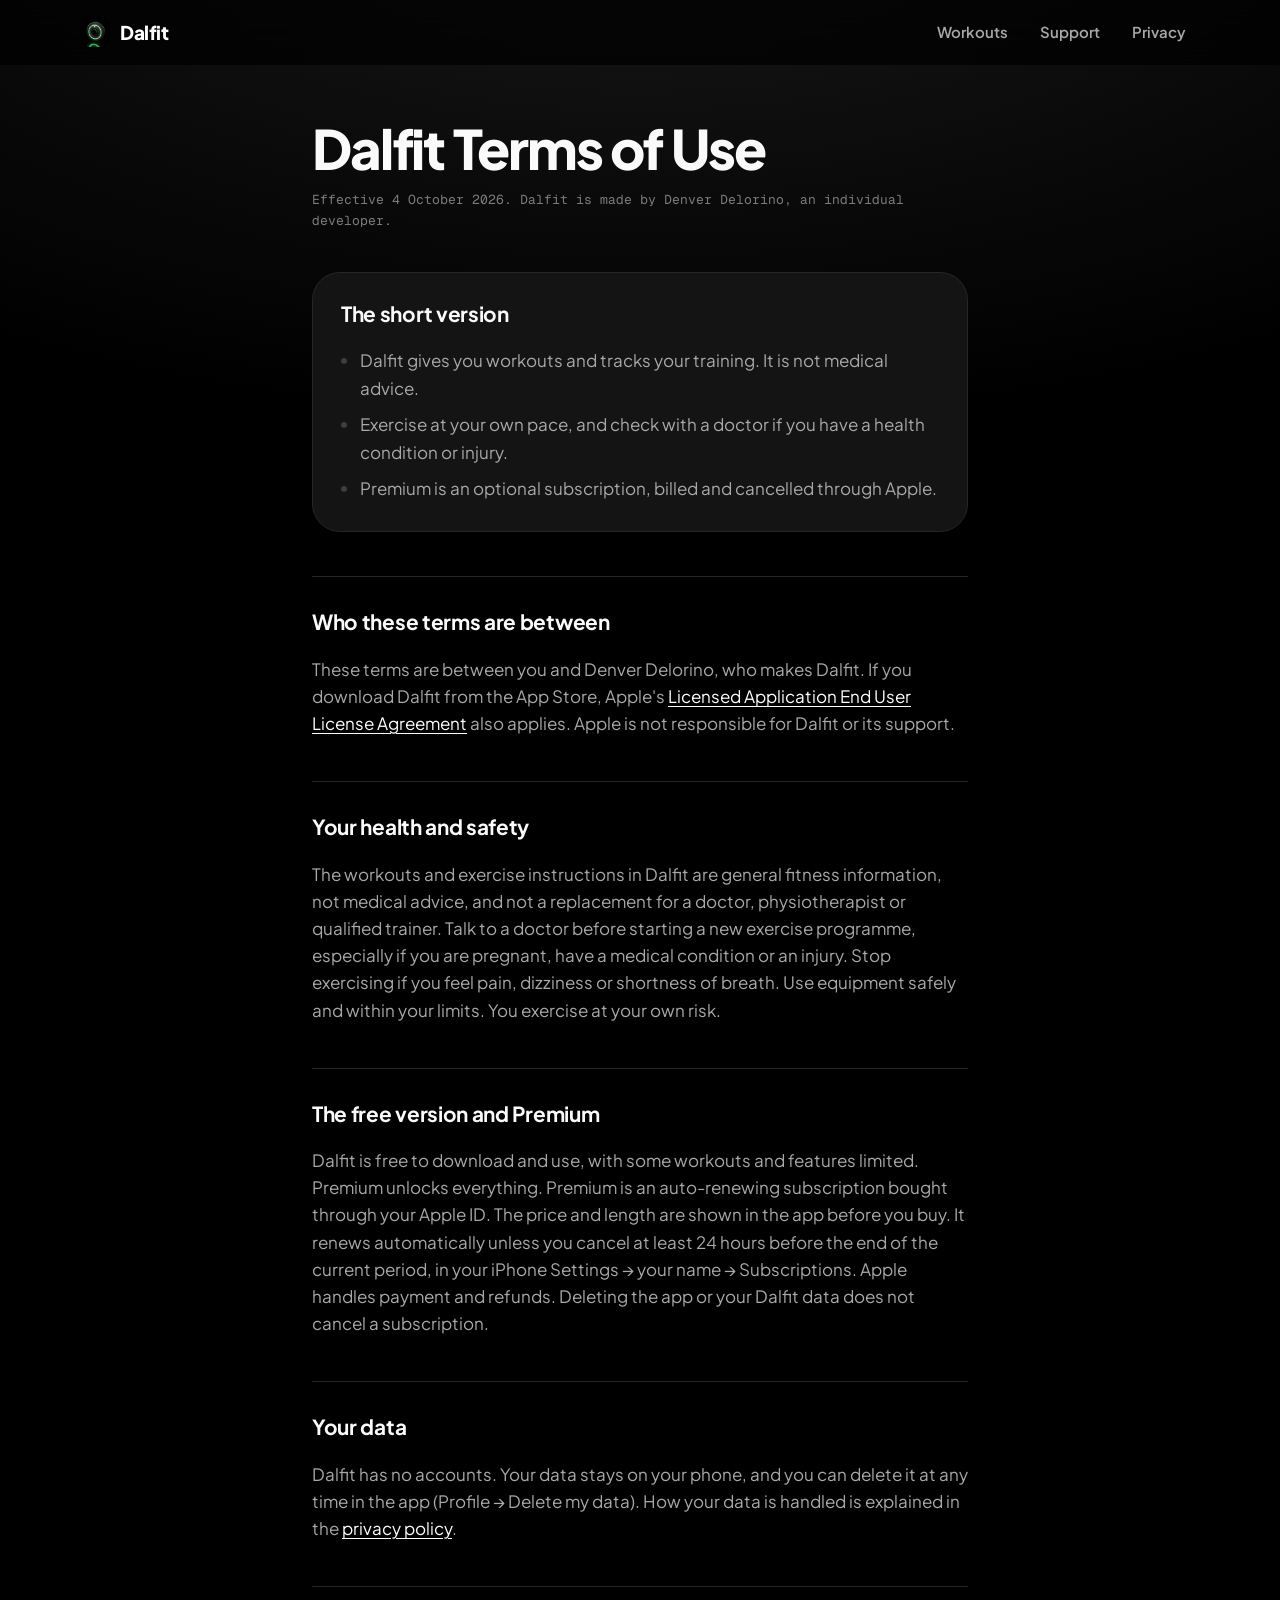
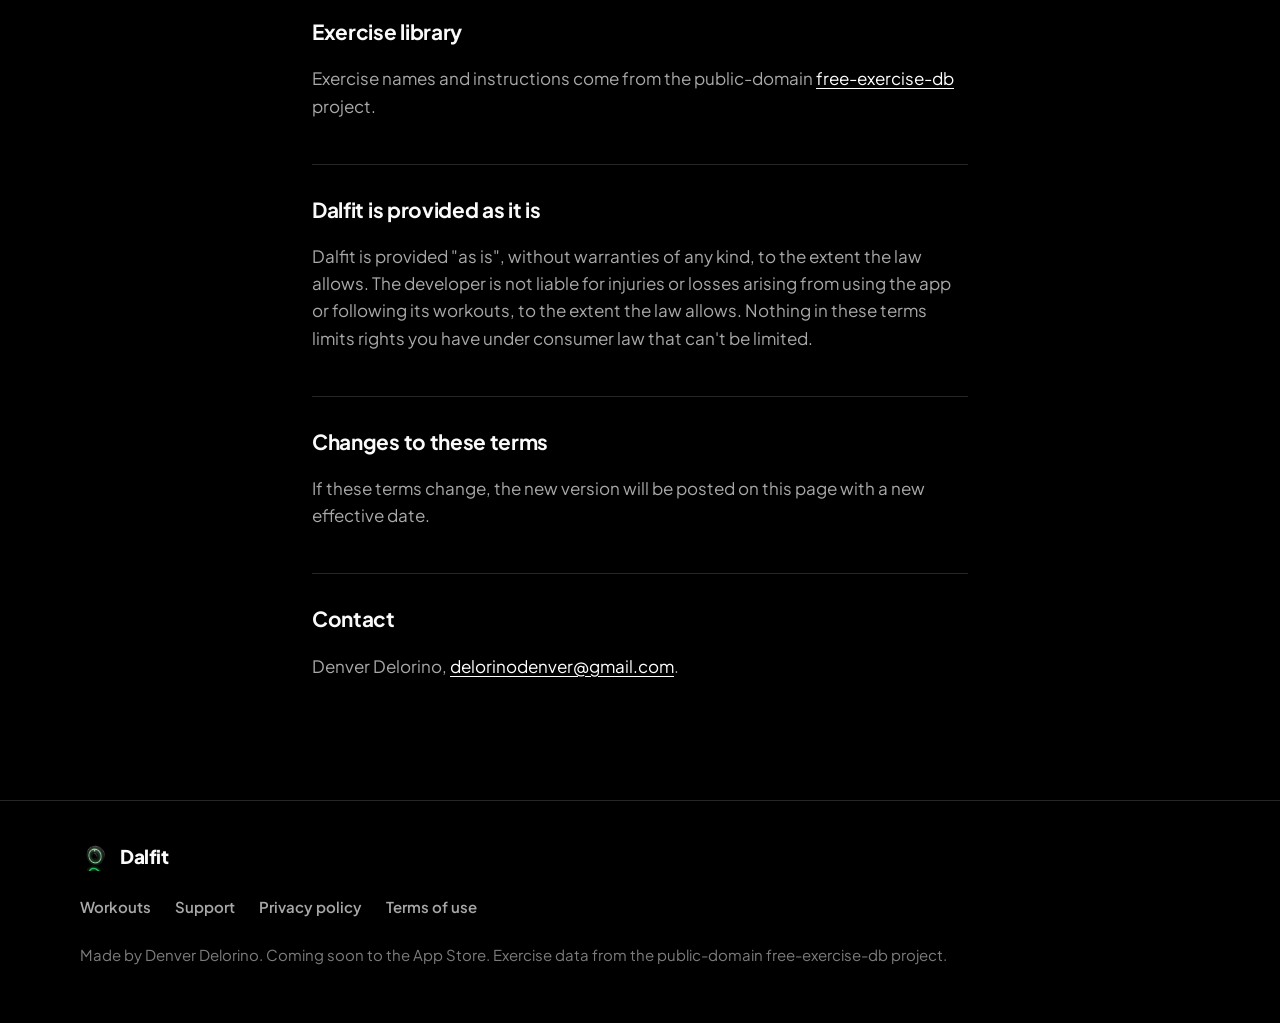
<file: terms.html>
<!doctype html>
<html lang="en">
<head>
<meta charset="utf-8">
<meta name="viewport" content="width=device-width, initial-scale=1, viewport-fit=cover">
<title>Dalfit: terms of use</title>
<meta name="description" content="The terms for using Dalfit and Dalfit Premium.">
<meta name="theme-color" content="#000000">
<link rel="icon" type="image/png" sizes="32x32" href="img/favicon-32.png">
<link rel="apple-touch-icon" href="img/icon-180.png">
<link rel="preconnect" href="https://fonts.googleapis.com">
<link rel="preconnect" href="https://fonts.gstatic.com" crossorigin>
<link href="https://fonts.googleapis.com/css2?family=Geist+Mono:wght@400;500&family=Plus+Jakarta+Sans:wght@400;500;600;700;800&display=swap" rel="stylesheet">
<link rel="stylesheet" href="site.css">
</head>
<body>

<header class="site-header" id="top">
  <div class="wrap">
    <a class="brand" href="./"><img src="img/icon-96.png" alt="" width="30" height="30">Dalfit</a>
    <nav class="site-nav" aria-label="Main">
      <a href="./#workouts">Workouts</a>
      <a href="support.html">Support</a>
      <a class="hide-sm" href="privacy.html">Privacy</a>
    </nav>
  </div>
</header>

<main class="doc">
<h1>Dalfit Terms of Use</h1>
<p class="dateline">Effective 4 October 2026. Dalfit is made by Denver Delorino, an individual developer.</p>

<section class="summary">
<h2>The short version</h2>
<ul>
  <li>Dalfit gives you workouts and tracks your training. It is not medical advice.</li>
  <li>Exercise at your own pace, and check with a doctor if you have a health condition or injury.</li>
  <li>Premium is an optional subscription, billed and cancelled through Apple.</li>
</ul>
</section>

<h2>Who these terms are between</h2>
<p>These terms are between you and Denver Delorino, who makes Dalfit. If you download Dalfit from
the App Store, Apple's <a href="https://www.apple.com/legal/internet-services/itunes/dev/stdeula/">Licensed
Application End User License Agreement</a> also applies. Apple is not responsible for Dalfit or
its support.</p>

<h2>Your health and safety</h2>
<p>The workouts and exercise instructions in Dalfit are general fitness information, not medical
advice, and not a replacement for a doctor, physiotherapist or qualified trainer. Talk to a
doctor before starting a new exercise programme, especially if you are pregnant, have a medical
condition or an injury. Stop exercising if you feel pain, dizziness or shortness of breath. Use
equipment safely and within your limits. You exercise at your own risk.</p>

<h2>The free version and Premium</h2>
<p>Dalfit is free to download and use, with some workouts and features limited. Premium unlocks
everything. Premium is an auto-renewing subscription bought through your Apple ID. The price and
length are shown in the app before you buy. It renews automatically unless you cancel at least 24
hours before the end of the current period, in your iPhone Settings → your name → Subscriptions.
Apple handles payment and refunds. Deleting the app or your Dalfit data does not cancel a
subscription.</p>

<h2>Your data</h2>
<p>Dalfit has no accounts. Your data stays on your phone, and you can delete it at any time in the
app (Profile → Delete my data). How your data is handled is explained in the
<a href="privacy.html">privacy policy</a>.</p>

<h2>Exercise library</h2>
<p>Exercise names and instructions come from the public-domain
<a href="https://github.com/yuhonas/free-exercise-db">free-exercise-db</a> project.</p>

<h2>Dalfit is provided as it is</h2>
<p>Dalfit is provided "as is", without warranties of any kind, to the extent the law allows.
The developer is not liable for injuries or losses arising from using the app or following its
workouts, to the extent the law allows. Nothing in these terms limits rights you have under
consumer law that can't be limited.</p>

<h2>Changes to these terms</h2>
<p>If these terms change, the new version will be posted on this page with a new effective date.</p>

<h2>Contact</h2>
<p>Denver Delorino, <a href="mailto:delorinodenver@gmail.com">delorinodenver@gmail.com</a>.</p>
</main>

<footer class="site-footer">
  <div class="wrap">
    <a class="brand" href="./"><img src="img/icon-96.png" alt="" width="30" height="30">Dalfit</a>
    <nav class="footer-links" aria-label="Footer">
      <a href="./#workouts">Workouts</a>
      <a href="support.html">Support</a>
      <a href="privacy.html">Privacy policy</a>
      <a href="terms.html">Terms of use</a>
    </nav>
    <p>Made by Denver Delorino. Coming soon to the App Store. Exercise data from the public-domain free-exercise-db project.</p>
  </div>
</footer>
</body>
</html>
</file>
<file: site.css>
/* Dalfit site. Every colour is a step of the app's Gray ramp (src/constants/theme.ts).
   The accent is white, as in the app's dark mode. The neon green lives only inside the
   athlete images, never in the interface. */
:root {
  color-scheme: dark;
  --black: #000000;
  --g950: #0b0b0b;
  --g900: #141414;
  --g850: #1c1c1c;
  --g800: #262626;
  --g700: #3d3d3d;
  --g500: #7c7c7c;
  --g400: #a8a8a8;
  --g50: #fafafa;
  --white: #ffffff;

  --sans: "Plus Jakarta Sans", system-ui, -apple-system, "Segoe UI", sans-serif;
  --mono: "Geist Mono", ui-monospace, "SFMono-Regular", Menlo, monospace;

  --card-radius: 28px;
  --gutter: clamp(16px, 4vw, 40px);
  --max: 1200px;

  /* The app's motion durations: quick, base, slow. */
  --t-quick: 140ms;
  --t-base: 280ms;
  --t-slow: 420ms;
  --ease: cubic-bezier(0.2, 0.7, 0.2, 1);
}

* { box-sizing: border-box; }
html { -webkit-text-size-adjust: 100%; scroll-behavior: smooth; }
body {
  margin: 0;
  min-height: 100vh;
  background: var(--black);
  color: var(--g50);
  font: 400 17px/1.6 var(--sans);
  -webkit-font-smoothing: antialiased;
  overflow-x: hidden;
}
/* The app's Backdrop: a soft graphite glow at the top of the screen, fading to black. */
body::before {
  content: "";
  position: absolute;
  inset: 0 0 auto 0;
  height: 720px;
  background: radial-gradient(120% 100% at 50% -20%, var(--g850) 0%, var(--g950) 45%, var(--black) 80%);
  pointer-events: none;
  z-index: -1;
}
img { display: block; max-width: 100%; height: auto; }
a { color: var(--white); text-underline-offset: 3px; text-decoration-thickness: 1px; }
a:hover { text-decoration-thickness: 2px; }
:focus-visible { outline: 2px solid var(--white); outline-offset: 3px; border-radius: 8px; }
::selection { background: var(--white); color: var(--black); }

.wrap { width: 100%; max-width: var(--max); margin: 0 auto; padding: 0 var(--gutter); }
.mono { font-family: var(--mono); font-size: 13px; letter-spacing: 0.02em; }
.eyebrow {
  font-family: var(--mono);
  font-size: 12px;
  letter-spacing: 0.14em;
  text-transform: uppercase;
  color: var(--g400);
  margin: 0 0 14px;
}
.dim { color: var(--g500); }

/* ---------- Header ---------- */
.site-header {
  position: sticky;
  top: 0;
  z-index: 10;
  background: rgba(0, 0, 0, 0.72);
  -webkit-backdrop-filter: saturate(140%) blur(18px);
  backdrop-filter: saturate(140%) blur(18px);
  border-bottom: 1px solid transparent;
  transition: border-color var(--t-base) var(--ease);
}
.site-header.scrolled { border-bottom-color: var(--g800); }
.site-header .wrap { display: flex; align-items: center; justify-content: space-between; height: 64px; gap: 16px; }
.brand { display: flex; align-items: center; gap: 10px; text-decoration: none; font-weight: 800; font-size: 19px; letter-spacing: -0.02em; }
.brand img { width: 30px; height: 30px; border-radius: 8px; }
.site-nav { display: flex; gap: 4px; }
.site-nav a {
  text-decoration: none;
  font-size: 15px;
  font-weight: 600;
  color: var(--g400);
  padding: 8px 14px;
  border-radius: 999px;
  transition: color var(--t-quick) var(--ease), background-color var(--t-quick) var(--ease);
}
.site-nav a:hover, .site-nav a[aria-current="page"] { color: var(--white); background: var(--g900); }

/* ---------- Buttons (the app's pill buttons) ---------- */
.btn {
  display: inline-flex;
  align-items: center;
  justify-content: center;
  gap: 10px;
  min-height: 52px;
  padding: 0 26px;
  border-radius: 999px;
  font: 700 16px/1 var(--sans);
  text-decoration: none;
  border: 1px solid transparent;
  transition: transform var(--t-quick) var(--ease), background-color var(--t-quick) var(--ease);
}
.btn:active { transform: scale(0.97); }
.btn-primary { background: var(--white); color: var(--black); }
.btn-primary:hover { background: var(--g50); text-decoration: none; }
/* A status, not a button: smaller, outlined, and it doesn't react to taps. */
.btn-quiet {
  min-height: 40px;
  padding: 0 16px;
  font: 500 13px/1 var(--mono);
  letter-spacing: 0.02em;
  background: transparent;
  color: var(--g400);
  border-color: var(--g800);
  cursor: default;
}
.btn-quiet:active { transform: none; }

/* ---------- Footer ---------- */
.site-footer { margin-top: 120px; border-top: 1px solid var(--g800); padding: 40px 0 56px; color: var(--g500); font-size: 15px; }
.site-footer .wrap { display: grid; gap: 24px; }
.site-footer .brand { color: var(--g50); }
.footer-links { display: flex; flex-wrap: wrap; gap: 8px 24px; }
.footer-links a { color: var(--g400); text-decoration: none; font-weight: 600; }
.footer-links a:hover { color: var(--white); }
.site-footer p { margin: 0; }

/* ---------- Legal and support pages ---------- */
.doc { max-width: 46rem; margin: 0 auto; padding: 56px var(--gutter) 0; }
.doc h1 { font-weight: 800; font-size: clamp(2.2rem, 6vw, 3.4rem); line-height: 1.02; letter-spacing: -0.035em; margin: 0 0 14px; }
.doc .dateline { font-family: var(--mono); font-size: 13px; color: var(--g500); margin: 0 0 40px; }
.doc .lede { font-size: 1.2rem; line-height: 1.55; color: var(--g50); }
.doc h2 {
  font-weight: 700;
  font-size: 1.3rem;
  letter-spacing: -0.015em;
  margin: 44px 0 12px;
  padding-top: 28px;
  border-top: 1px solid var(--g800);
}
.doc p, .doc li { color: var(--g400); }
.doc strong { color: var(--g50); font-weight: 700; }
.doc ul { padding-left: 1.2rem; }
.doc li { margin-bottom: 0.6rem; }
.doc li::marker { color: var(--g700); }
.doc .summary {
  background: var(--g900);
  border: 1px solid var(--g800);
  border-radius: var(--card-radius);
  padding: 24px 28px 12px;
  margin: 0 0 8px;
}
.doc .summary h2 { margin-top: 0; padding-top: 0; border-top: 0; }
.doc .faq p { margin: 0 0 1.4rem; }

@media (max-width: 560px) {
  .site-nav a { padding: 8px 10px; font-size: 14px; }
  .site-nav .hide-sm { display: none; }
}
@media (prefers-reduced-motion: reduce) {
  html { scroll-behavior: auto; }
  *, *::before, *::after { animation-duration: 1ms !important; animation-iteration-count: 1 !important; transition-duration: 1ms !important; }
}
</file>
